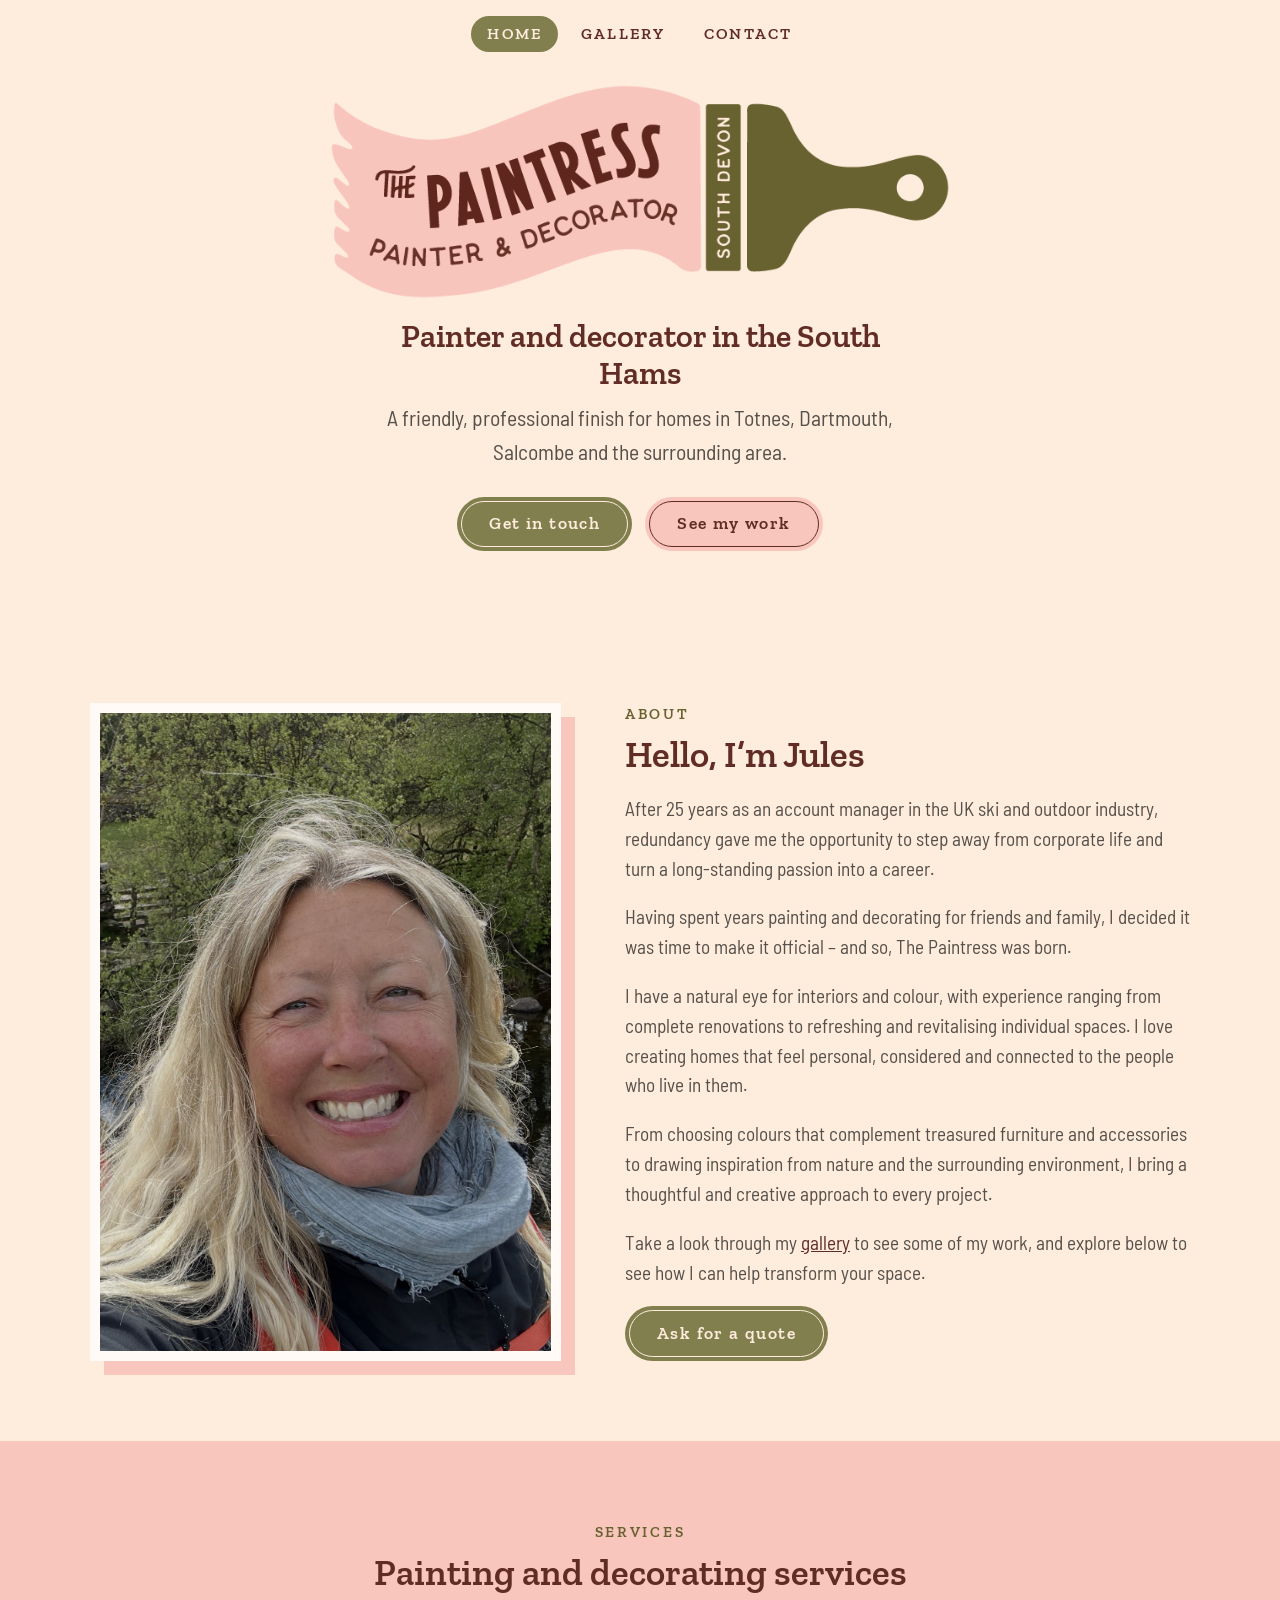
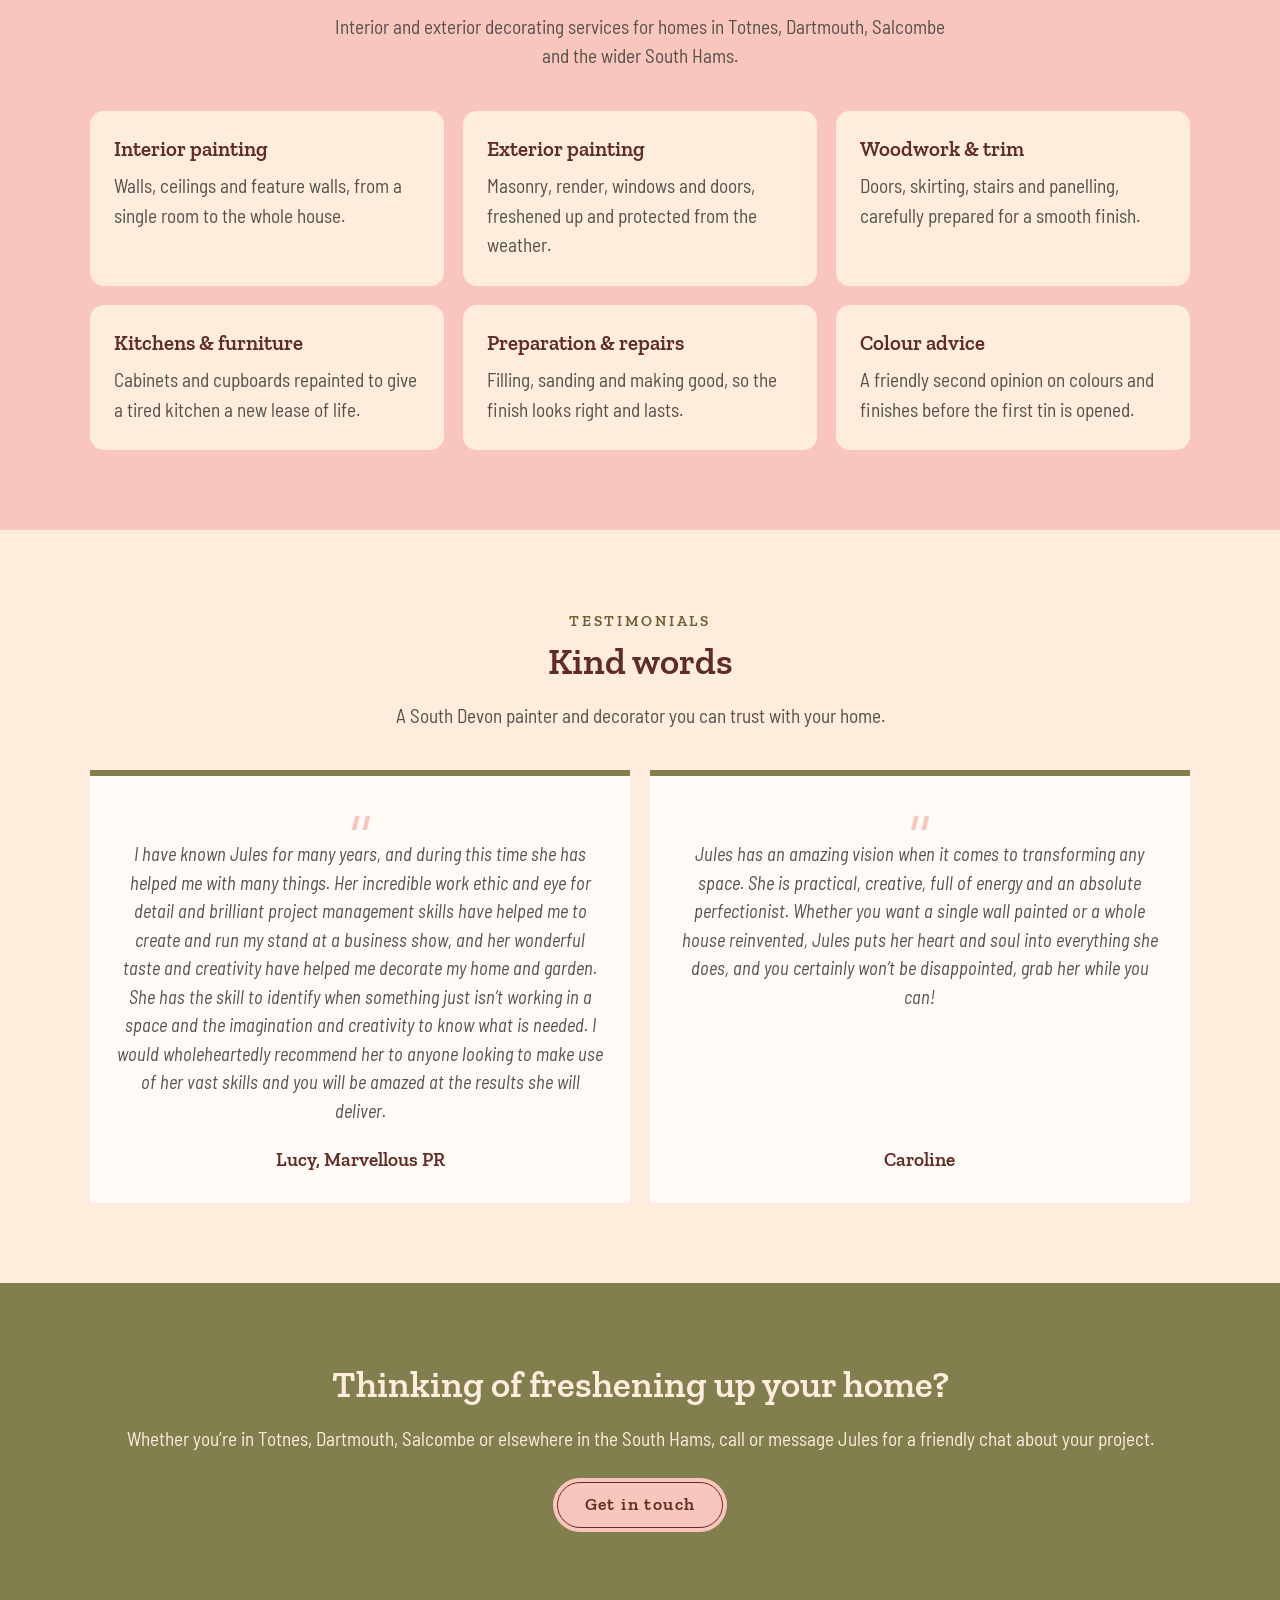
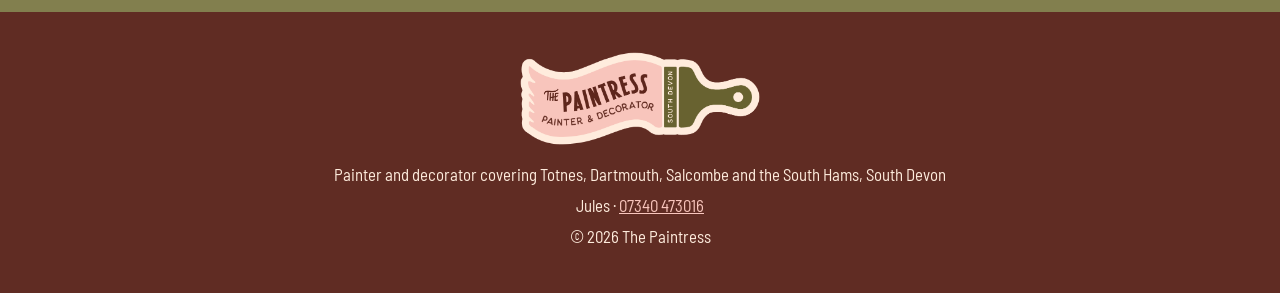
<file: index.html>
<!doctype html>
<html lang="en-GB">
<head>
  <meta charset="utf-8">
  <meta name="viewport" content="width=device-width, initial-scale=1">
  <title>Painter &amp; Decorator in the South Hams, South Devon | The Paintress</title>
  <meta name="description" content="The Paintress is Jules, a trusted South Hams painter and decorator covering Totnes, Dartmouth, Salcombe and South Devon. Interior and exterior decorating services.">
  <link rel="canonical" href="https://www.thepaintress.co.uk/">
  <meta property="og:type" content="website">
  <meta property="og:site_name" content="The Paintress">
  <meta property="og:title" content="Painter &amp; Decorator in the South Hams, South Devon | The Paintress">
  <meta property="og:description" content="The Paintress is Jules, a trusted South Hams painter and decorator covering Totnes, Dartmouth, Salcombe and South Devon. Interior and exterior decorating services.">
  <meta property="og:url" content="https://www.thepaintress.co.uk/">
  <meta property="og:image" content="https://www.thepaintress.co.uk/images/gallery/01-chapel-kitchen.jpg">
  <meta property="og:locale" content="en_GB">
  <link rel="preconnect" href="https://fonts.googleapis.com">
  <link rel="preconnect" href="https://fonts.gstatic.com" crossorigin>
  <link href="https://fonts.googleapis.com/css2?family=Barlow+Semi+Condensed:ital,wght@0,400;0,500;1,400&family=Zilla+Slab:wght@500;600&display=swap" rel="stylesheet">
  <link rel="icon" type="image/png" href="images/favicon.png">
  <link rel="apple-touch-icon" href="images/apple-touch-icon.png">
  <link rel="stylesheet" href="styles.css">
  <!-- Editable copy: hide it for a moment while the latest version loads (2 seconds at most) -->
  <script>document.documentElement.classList.add('cms-loading');setTimeout(function(){document.documentElement.classList.remove('cms-loading')},2000);</script>
  <script src="content.js" defer></script>
  <script type="application/ld+json">
  {
    "@context": "https://schema.org",
    "@type": "HousePainter",
    "name": "The Paintress",
    "description": "Painter and decorator covering Totnes, Dartmouth, Salcombe and the South Hams, South Devon. Interior and exterior painting and decorating services.",
    "url": "https://www.thepaintress.co.uk/",
    "telephone": "+447340473016",
    "image": "https://www.thepaintress.co.uk/images/gallery/01-chapel-kitchen.jpg",
    "logo": "https://www.thepaintress.co.uk/images/logo.png",
    "founder": {
      "@type": "Person",
      "name": "Jules"
    },
    "areaServed": [
      {
        "@type": "AdministrativeArea",
        "name": "South Hams"
      },
      {
        "@type": "City",
        "name": "Totnes"
      },
      {
        "@type": "City",
        "name": "Dartmouth"
      },
      {
        "@type": "City",
        "name": "Salcombe"
      },
      {
        "@type": "AdministrativeArea",
        "name": "South Devon"
      }
    ],
    "knowsAbout": [
      "Interior painting",
      "Exterior painting",
      "Decorating services",
      "Interiors"
    ]
  }
  </script>
</head>
<body class="home" data-page="home">

  <header class="site-header">
    <div class="wrap">
      <a class="logo" href="index.html"><img src="images/logo.png" alt="The Paintress" width="736" height="255"></a>
      <nav class="nav" aria-label="Main">
        <a href="index.html" aria-current="page">Home</a>
        <a href="gallery.html">Gallery</a>
        <a href="contact.html">Contact</a>
      </nav>
    </div>
  </header>

  <main>

    <section class="hero">
      <div class="wrap">
        <img class="hero-logo" src="images/logo.png" alt="The Paintress, Painter &amp; Decorator, South Devon" width="736" height="255">
        <h1 data-cms="hero_heading">Painter and decorator in the South Hams</h1>
        <p data-cms="hero_intro">A friendly, professional finish for homes in Totnes, Dartmouth, Salcombe and the surrounding area.</p>
        <div class="btn-row">
          <a class="btn" href="contact.html">Get in touch</a>
          <a class="btn btn-pink" href="gallery.html">See my work</a>
        </div>
      </div>
    </section>

    <section class="section" id="about">
      <div class="wrap bio">
        <div class="bio-photo">
          <img src="images/jules.jpg" alt="Jules, The Paintress, smiling outdoors" width="1170" height="1901">
        </div>
        <div class="bio-text">
          <p class="eyebrow">About</p>
          <h2 data-cms="bio_heading">Hello, I&rsquo;m Jules</h2>
          <div data-cms-text="bio_text">
          <p>After 25 years as an account manager in the UK ski and outdoor industry, redundancy gave me the opportunity to step away from corporate life and turn a long-standing passion into a career.</p>
          <p>Having spent years painting and decorating for friends and family, I decided it was time to make it official &ndash; and so, The Paintress was born.</p>
          <p>I have a natural eye for interiors and colour, with experience ranging from complete renovations to refreshing and revitalising individual spaces. I love creating homes that feel personal, considered and connected to the people who live in them.</p>
          <p>From choosing colours that complement treasured furniture and accessories to drawing inspiration from nature and the surrounding environment, I bring a thoughtful and creative approach to every project.</p>
          <p>Take a look through my <a href="gallery.html">gallery</a> to see some of my work, and explore below to see how I can help transform your space.</p>
          </div>
          <a class="btn" href="contact.html">Ask for a quote</a>
        </div>
      </div>
    </section>

    <section class="section band-pink" id="services">
      <div class="wrap">
        <div class="section-head">
          <p class="eyebrow">Services</p>
          <h2 data-cms="services_heading">Painting and decorating services</h2>
          <p data-cms="services_intro">Interior and exterior decorating services for homes in Totnes, Dartmouth, Salcombe and the wider South Hams.</p>
        </div>
        <ul class="services" data-cms-list="services">
          <li>
            <h3 data-item="title">Interior painting</h3>
            <p data-item="text">Walls, ceilings and feature walls, from a single room to the whole house.</p>
          </li>
          <li>
            <h3 data-item="title">Exterior painting</h3>
            <p data-item="text">Masonry, render, windows and doors, freshened up and protected from the weather.</p>
          </li>
          <li>
            <h3 data-item="title">Woodwork &amp; trim</h3>
            <p data-item="text">Doors, skirting, stairs and panelling, carefully prepared for a smooth finish.</p>
          </li>
          <li>
            <h3 data-item="title">Kitchens &amp; furniture</h3>
            <p data-item="text">Cabinets and cupboards repainted to give a tired kitchen a new lease of life.</p>
          </li>
          <li>
            <h3 data-item="title">Preparation &amp; repairs</h3>
            <p data-item="text">Filling, sanding and making good, so the finish looks right and lasts.</p>
          </li>
          <li>
            <h3 data-item="title">Colour advice</h3>
            <p data-item="text">A friendly second opinion on colours and finishes before the first tin is opened.</p>
          </li>
        </ul>
      </div>
    </section>

    <section class="section" id="testimonials">
      <div class="wrap">
        <div class="section-head">
          <p class="eyebrow">Testimonials</p>
          <h2 data-cms="testimonials_heading">Kind words</h2>
          <p data-cms="testimonials_intro">A South Devon painter and decorator you can trust with your home.</p>
        </div>
        <div class="testimonials" data-cms-list="testimonials">
          <figure>
            <blockquote data-item="quote">I have known Jules for many years, and during this time she has helped me with many things. Her incredible work ethic and eye for detail and brilliant project management skills have helped me to create and run my stand at a business show, and her wonderful taste and creativity have helped me decorate my home and garden. She has the skill to identify when something just isn&rsquo;t working in a space and the imagination and creativity to know what is needed. I would wholeheartedly recommend her to anyone looking to make use of her vast skills and you will be amazed at the results she will deliver.</blockquote>
            <figcaption data-item="name">Lucy, Marvellous PR</figcaption>
          </figure>
          <figure>
            <blockquote data-item="quote">Jules has an amazing vision when it comes to transforming any space. She is practical, creative, full of energy and an absolute perfectionist. Whether you want a single wall painted or a whole house reinvented, Jules puts her heart and soul into everything she does, and you certainly won&rsquo;t be disappointed, grab her while you can!</blockquote>
            <figcaption data-item="name">Caroline</figcaption>
          </figure>
        </div>
      </div>
    </section>

    <section class="section band-olive">
      <div class="wrap">
        <h2 data-cms="cta_heading">Thinking of freshening up your home?</h2>
        <p data-cms="cta_text">Whether you&rsquo;re in Totnes, Dartmouth, Salcombe or elsewhere in the South Hams, call or message Jules for a friendly chat about your project.</p>
        <div class="btn-row">
          <a class="btn btn-pink" href="contact.html">Get in touch</a>
        </div>
      </div>
    </section>

  </main>

  <footer class="site-footer">
    <div class="wrap">
      <img class="footer-logo" src="images/logo-sticker.png" alt="The Paintress, Painter &amp; Decorator, South Devon" width="784" height="303">
      <p data-cms="footer_line">Painter and decorator covering Totnes, Dartmouth, Salcombe and the South Hams, South Devon</p>
      <p>Jules &middot; <a href="tel:+447340473016">07340 473016</a></p>
      <p>&copy; 2026 The Paintress</p>
    </div>
  </footer>

</body>
</html>
</file>
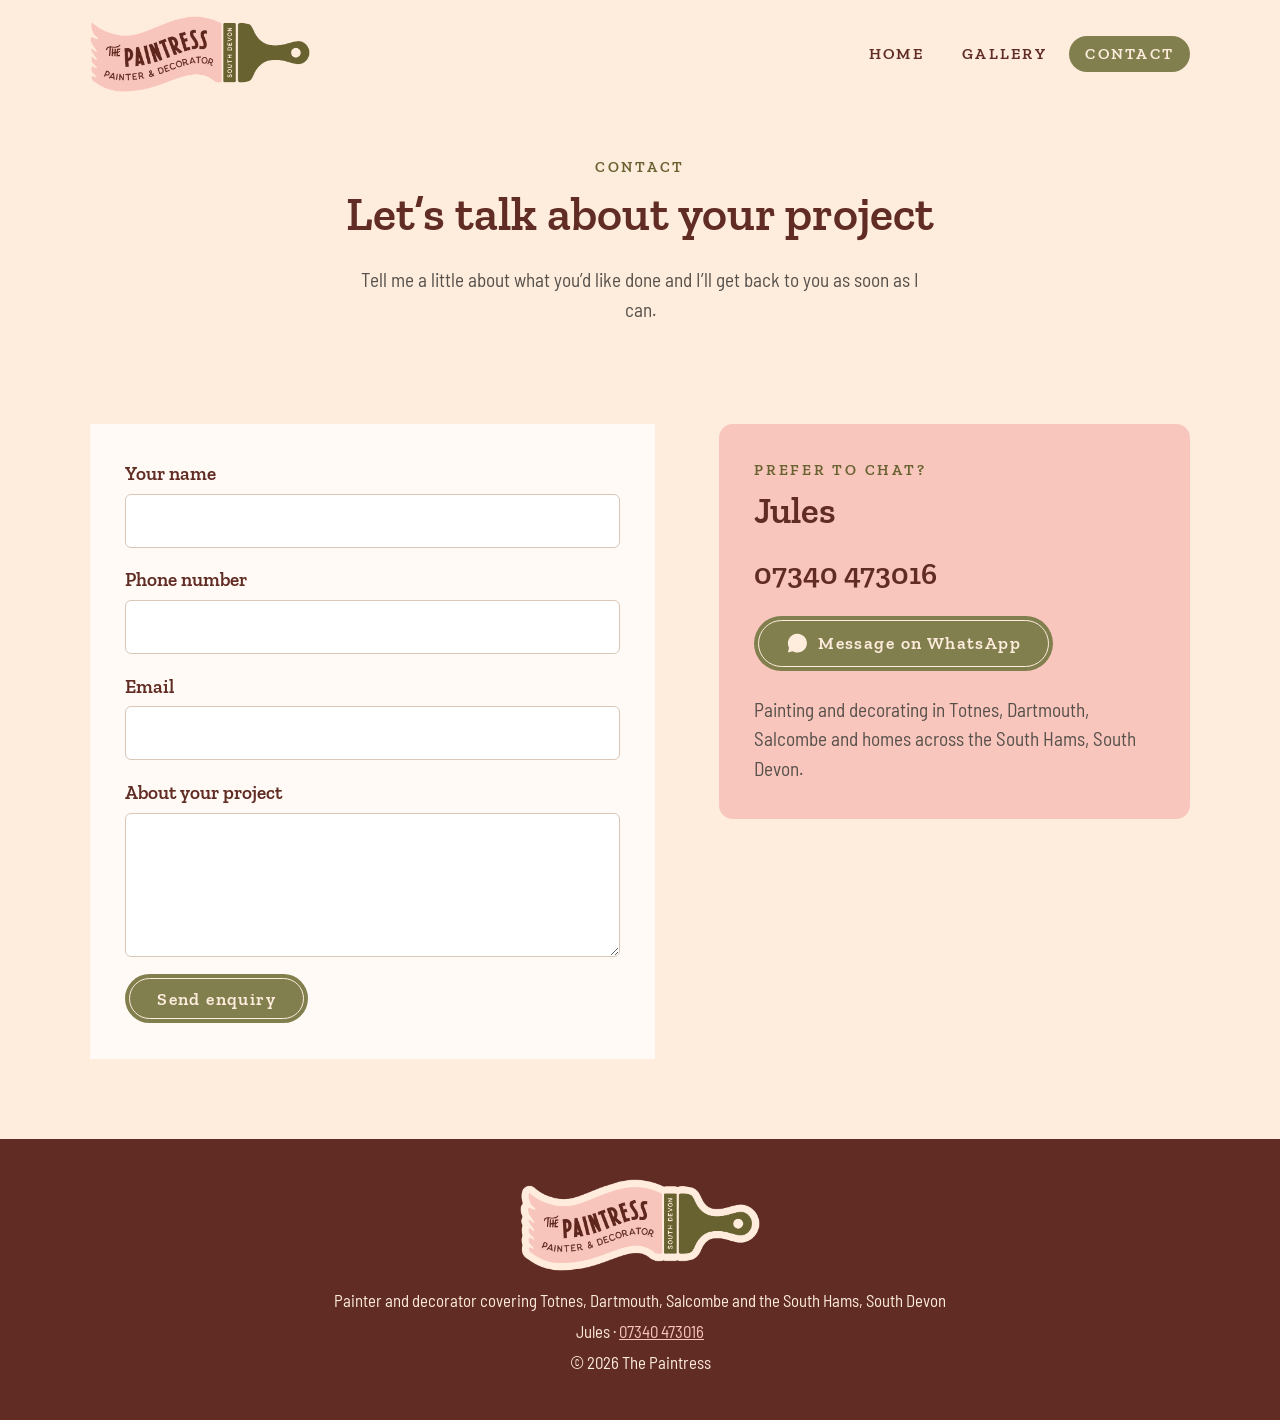
<file: contact.html>
<!doctype html>
<html lang="en-GB">
<head>
  <meta charset="utf-8">
  <meta name="viewport" content="width=device-width, initial-scale=1">
  <title>Contact The Paintress | Painter &amp; Decorator, Totnes &amp; South Hams</title>
  <meta name="description" content="Get a quote from Jules at The Paintress, a painter and decorator covering Totnes, Dartmouth, Salcombe and the South Hams. Call, WhatsApp or send an enquiry.">
  <link rel="canonical" href="https://www.thepaintress.co.uk/contact.html">
  <meta property="og:type" content="website">
  <meta property="og:site_name" content="The Paintress">
  <meta property="og:title" content="Contact The Paintress | Painter &amp; Decorator, Totnes &amp; South Hams">
  <meta property="og:description" content="Get a quote from Jules at The Paintress, a painter and decorator covering Totnes, Dartmouth, Salcombe and the South Hams. Call, WhatsApp or send an enquiry.">
  <meta property="og:url" content="https://www.thepaintress.co.uk/contact.html">
  <meta property="og:image" content="https://www.thepaintress.co.uk/images/gallery/01-chapel-kitchen.jpg">
  <meta property="og:locale" content="en_GB">
  <link rel="preconnect" href="https://fonts.googleapis.com">
  <link rel="preconnect" href="https://fonts.gstatic.com" crossorigin>
  <link href="https://fonts.googleapis.com/css2?family=Barlow+Semi+Condensed:ital,wght@0,400;0,500;1,400&family=Zilla+Slab:wght@500;600&display=swap" rel="stylesheet">
  <link rel="icon" type="image/png" href="images/favicon.png">
  <link rel="apple-touch-icon" href="images/apple-touch-icon.png">
  <link rel="stylesheet" href="styles.css">
  <!-- Editable copy: hide it for a moment while the latest version loads (2 seconds at most) -->
  <script>document.documentElement.classList.add('cms-loading');setTimeout(function(){document.documentElement.classList.remove('cms-loading')},2000);</script>
  <script src="content.js" defer></script>
</head>
<body data-page="contact">

  <header class="site-header">
    <div class="wrap">
      <a class="logo" href="index.html"><img src="images/logo.png" alt="The Paintress" width="736" height="255"></a>
      <nav class="nav" aria-label="Main">
        <a href="index.html">Home</a>
        <a href="gallery.html">Gallery</a>
        <a href="contact.html" aria-current="page">Contact</a>
      </nav>
    </div>
  </header>

  <main>

    <section class="page-title">
      <div class="wrap">
        <p class="eyebrow">Contact</p>
        <h1 data-cms="heading">Let&rsquo;s talk about your project</h1>
        <p data-cms="intro">Tell me a little about what you&rsquo;d like done and I&rsquo;ll get back to you as soon as I can.</p>
      </div>
    </section>

    <section class="section">
      <div class="wrap contact">

        <form class="form" id="contact-form">
          <!-- FormSubmit settings: email subject, layout, and a hidden trap field for spam bots -->
          <input type="hidden" name="_subject" value="New enquiry from The Paintress website">
          <input type="hidden" name="_template" value="table">
          <input type="text" name="_honey" class="form-trap" tabindex="-1" autocomplete="off" aria-hidden="true">
          <label>Your name
            <input type="text" name="name" autocomplete="name" required>
          </label>
          <label>Phone number
            <input type="tel" name="phone" autocomplete="tel">
          </label>
          <label>Email
            <input type="email" name="email" autocomplete="email">
          </label>
          <label>About your project
            <textarea name="message" required></textarea>
          </label>
          <button class="btn" type="submit">Send enquiry</button>
          <p class="form-note" id="form-note" role="status"></p>
        </form>

        <div class="contact-card">
          <p class="eyebrow">Prefer to chat?</p>
          <h2>Jules</h2>
          <a class="phone" href="tel:+447340473016">07340 473016</a>
          <a class="btn btn-whatsapp" href="https://wa.me/447340473016" target="_blank" rel="noopener">
            <svg viewBox="0 0 24 24" aria-hidden="true"><path d="M12 2a10 10 0 0 0-8.7 14.9L2 22l5.3-1.4A10 10 0 1 0 12 2Z"/></svg>
            Message on WhatsApp
          </a>
          <p class="area" data-cms="card_text">Painting and decorating in Totnes, Dartmouth, Salcombe and homes across the South Hams, South Devon.</p>
        </div>

      </div>
    </section>

  </main>

  <footer class="site-footer">
    <div class="wrap">
      <img class="footer-logo" src="images/logo-sticker.png" alt="The Paintress, Painter &amp; Decorator, South Devon" width="784" height="303">
      <p data-cms="footer_line">Painter and decorator covering Totnes, Dartmouth, Salcombe and the South Hams, South Devon</p>
      <p>Jules &middot; <a href="tel:+447340473016">07340 473016</a></p>
      <p>&copy; 2026 The Paintress</p>
    </div>
  </footer>

  <script src="script.js"></script>
</body>
</html>
</file>
<file: styles.css>
/* The Paintress — colours and type taken from the flyer */
:root {
  --cream: #feecdd;
  --pink: #f9c6bd;
  --olive: #827f4e;
  --olive-dark: #686230;
  --maroon: #602c23;
  --text: #55504a;
  --white: #fffaf5;

  --font-display: "Zilla Slab", Rockwell, Georgia, serif;
  --font-body: "Barlow Semi Condensed", "Avenir Next Condensed", "Arial Narrow", Arial, sans-serif;

  --wrap: 1100px;
}

*,
*::before,
*::after {
  box-sizing: border-box;
}

html {
  scroll-behavior: smooth;
}

body {
  margin: 0;
  background: var(--cream);
  color: var(--text);
  font-family: var(--font-body);
  font-size: 1.2rem;
  line-height: 1.55;
}

img {
  display: block;
  max-width: 100%;
  height: auto;
}

a {
  color: var(--maroon);
}

h1,
h2,
h3 {
  margin: 0 0 0.5em;
  color: var(--maroon);
  font-family: var(--font-display);
  font-weight: 600;
  line-height: 1.15;
}

h1 {
  font-size: clamp(2rem, 5vw, 3rem);
}

h2 {
  font-size: clamp(1.7rem, 4vw, 2.3rem);
}

h3 {
  font-size: 1.3rem;
}

p {
  margin: 0 0 1em;
}

.wrap {
  width: min(var(--wrap), 100% - 2.5rem);
  margin-inline: auto;
}

.eyebrow {
  margin: 0 0 0.4rem;
  color: var(--olive-dark);
  font-family: var(--font-display);
  font-size: 0.95rem;
  font-weight: 600;
  letter-spacing: 0.18em;
  text-transform: uppercase;
}

.section {
  padding: clamp(3rem, 8vw, 5rem) 0;
}

.section-head {
  max-width: 40rem;
  margin: 0 auto 2.5rem;
  text-align: center;
}

.section-head > :last-child {
  margin-bottom: 0;
}

/* Editable copy stays hidden for a moment while the latest version loads */
.cms-loading [data-cms],
.cms-loading [data-cms-text],
.cms-loading [data-cms-list] {
  visibility: hidden;
}

/* ---------- Header ---------- */

.site-header {
  padding: 1rem 0;
}

.site-header .wrap {
  display: flex;
  align-items: center;
  justify-content: space-between;
  gap: 1rem;
  flex-wrap: wrap;
}

.site-header .logo img {
  width: 220px;
}

/* The home page shows the logo large in the hero instead */
.home .site-header .wrap {
  justify-content: center;
}

.home .site-header .logo {
  display: none;
}

.nav {
  display: flex;
  gap: 0.4rem;
}

.nav a {
  padding: 0.35rem 1rem;
  border-radius: 999px;
  font-family: var(--font-display);
  font-size: 1rem;
  font-weight: 600;
  letter-spacing: 0.14em;
  text-decoration: none;
  text-transform: uppercase;
}

.nav a:hover {
  background: var(--pink);
}

.nav a[aria-current="page"] {
  background: var(--olive);
  color: var(--cream);
}

/* ---------- Buttons (the olive pill from the flyer) ---------- */

.btn {
  display: inline-block;
  padding: 0.85rem 2rem;
  border: 0;
  border-radius: 999px;
  outline: 1.5px solid var(--cream);
  outline-offset: -5px;
  background: var(--olive);
  color: var(--cream);
  font-family: var(--font-display);
  font-size: 1.1rem;
  font-weight: 600;
  letter-spacing: 0.08em;
  text-decoration: none;
  cursor: pointer;
  transition: background 0.15s;
}

.btn:hover {
  background: var(--olive-dark);
}

.btn:focus-visible,
.nav a:focus-visible,
.gallery button:focus-visible {
  box-shadow: 0 0 0 3px var(--maroon);
}

.btn-pink {
  outline-color: var(--maroon);
  background: var(--pink);
  color: var(--maroon);
}

.btn-pink:hover {
  background: #f4b3a8;
}

.btn-row {
  display: flex;
  flex-wrap: wrap;
  gap: 0.8rem;
}

/* ---------- Home: hero ---------- */

.hero {
  padding: 1rem 0 clamp(3rem, 7vw, 4.5rem);
  text-align: center;
}

.hero-logo {
  width: min(620px, 100%);
  margin: 0 auto 1.2rem;
}

.hero h1 {
  max-width: 34rem;
  margin: 0 auto 0.6rem;
  font-size: clamp(1.5rem, 3.5vw, 2rem);
}

.hero p {
  max-width: 34rem;
  margin: 0 auto 1.8rem;
  font-size: 1.35rem;
}

.hero .btn-row {
  justify-content: center;
}

/* ---------- Home: bio ---------- */

.bio {
  display: grid;
  grid-template-columns: minmax(0, 5fr) minmax(0, 6fr);
  gap: clamp(2rem, 5vw, 4rem);
  align-items: stretch;
}

/* The photo fills its column so it is exactly as tall as the text beside it */
.bio-photo {
  position: relative;
  min-height: 22rem;
  border: 10px solid var(--white);
  box-shadow: 14px 14px 0 var(--pink);
}

.bio-photo img {
  position: absolute;
  inset: 0;
  width: 100%;
  height: 100%;
  object-fit: cover;
  object-position: 50% 45%;
}

.bio-text [data-cms-text] > :last-child {
  margin-bottom: 1em;
}

.bio-text > :last-child {
  margin-bottom: 0;
}

/* ---------- Home: services ---------- */

.band-pink {
  background: var(--pink);
}

.services {
  display: grid;
  grid-template-columns: repeat(3, 1fr);
  gap: 1.2rem;
  margin: 0;
  padding: 0;
  list-style: none;
}

.services li {
  padding: 1.6rem 1.5rem;
  border-radius: 14px;
  background: var(--cream);
}

.services p {
  margin: 0;
}

/* ---------- Home: testimonials ---------- */

.testimonials {
  display: grid;
  grid-template-columns: repeat(2, 1fr);
  gap: 1.2rem;
}

.testimonials figure {
  display: flex;
  flex-direction: column;
  margin: 0;
  padding: 1.8rem 1.6rem;
  border-top: 6px solid var(--olive);
  background: var(--white);
  text-align: center;
}

.testimonials blockquote {
  flex: 1;
  margin: 0 0 1.2rem;
  font-size: 1.15rem;
  font-style: italic;
}

.testimonials blockquote::before {
  content: "\201C";
  display: block;
  height: 2.2rem;
  color: var(--pink);
  font-family: var(--font-display);
  font-size: 4rem;
  font-style: normal;
  line-height: 1;
}

.testimonials figcaption {
  color: var(--maroon);
  font-family: var(--font-display);
  font-weight: 600;
}

/* ---------- Call to action band ---------- */

.band-olive {
  background: var(--olive);
  color: var(--cream);
  text-align: center;
}

.band-olive h2 {
  color: var(--cream);
}

.band-olive .btn-row {
  justify-content: center;
  margin-top: 1.5rem;
}

/* ---------- Page title (Gallery / Contact) ---------- */

.page-title {
  padding: clamp(1.5rem, 5vw, 3rem) 0 0;
  text-align: center;
}

.page-title p {
  max-width: 36rem;
  margin-inline: auto;
}

/* ---------- Gallery ---------- */

.gallery {
  columns: 3;
  column-gap: 1rem;
}

.gallery button {
  display: block;
  width: 100%;
  margin: 0 0 1rem;
  padding: 0;
  border: 8px solid var(--white);
  background: var(--white);
  cursor: zoom-in;
  break-inside: avoid;
}

.gallery img {
  width: 100%;
  transition: opacity 0.15s;
}

.gallery button:hover img {
  opacity: 0.85;
}

.lightbox {
  position: fixed;
  inset: 0;
  z-index: 10;
  display: flex;
  align-items: center;
  justify-content: center;
  padding: 3.5rem 1rem 1rem;
  background: rgba(96, 44, 35, 0.92);
}

.lightbox[hidden] {
  display: none;
}

.compare {
  display: flex;
  gap: 1rem;
  align-items: flex-start;
  justify-content: center;
  width: 100%;
}

.compare figure {
  flex: 1 1 0;
  min-width: 0;
  margin: 0;
}

.compare img,
.compare-missing {
  width: 100%;
  max-height: calc(100vh - 8rem);
  border: 6px solid var(--white);
  background: var(--white);
  object-fit: contain;
}

.compare-missing {
  display: none;
  align-items: center;
  justify-content: center;
  aspect-ratio: var(--shape, 4 / 3);
  margin: 0;
  padding: 1rem;
  background: var(--cream);
  color: var(--olive-dark);
  font-family: var(--font-display);
  font-weight: 600;
  text-align: center;
}

.is-missing img {
  display: none;
}

.is-missing .compare-missing {
  display: flex;
}

.compare figcaption {
  margin-top: 0.5rem;
  color: var(--cream);
  font-family: var(--font-display);
  font-weight: 600;
  letter-spacing: 0.18em;
  text-align: center;
  text-transform: uppercase;
}

.lightbox-close {
  position: absolute;
  top: 0.8rem;
  right: 1rem;
  padding: 0.3rem 1rem;
  border: 0;
  border-radius: 999px;
  background: var(--cream);
  color: var(--maroon);
  font: 600 1rem var(--font-display);
  letter-spacing: 0.1em;
  text-transform: uppercase;
  cursor: pointer;
}

/* ---------- Contact ---------- */

.contact {
  display: grid;
  grid-template-columns: minmax(0, 6fr) minmax(0, 5fr);
  gap: clamp(2rem, 5vw, 4rem);
  align-items: start;
}

.form {
  padding: clamp(1.5rem, 4vw, 2.2rem);
  background: var(--white);
}

.form label {
  display: block;
  margin-bottom: 1.1rem;
  color: var(--maroon);
  font-family: var(--font-display);
  font-weight: 600;
}

.form input,
.form textarea {
  display: block;
  width: 100%;
  margin-top: 0.3rem;
  padding: 0.7rem 0.8rem;
  border: 1.5px solid #d9c8b8;
  border-radius: 6px;
  background: #fff;
  color: var(--text);
  font: inherit;
  font-family: var(--font-body);
  font-weight: 400;
}

.form input:focus,
.form textarea:focus {
  border-color: var(--olive);
  outline: 2px solid var(--olive);
}

.form textarea {
  min-height: 9rem;
  resize: vertical;
}

.form .form-trap {
  display: none;
}

.btn:disabled {
  opacity: 0.6;
  cursor: wait;
}

.form-note {
  margin: 1rem 0 0;
  font-size: 1rem;
}

.form-note:empty {
  display: none;
}

.contact-card {
  padding: clamp(1.5rem, 4vw, 2.2rem);
  border-radius: 14px;
  background: var(--pink);
}

.contact-card .phone {
  display: block;
  margin-bottom: 1.2rem;
  font-family: var(--font-display);
  font-size: 1.9rem;
  font-weight: 600;
  text-decoration: none;
}

.btn-whatsapp {
  display: inline-flex;
  align-items: center;
  gap: 0.6rem;
}

.btn-whatsapp svg {
  width: 1.4rem;
  height: 1.4rem;
  fill: currentColor;
}

.contact-card .area {
  margin: 1.5rem 0 0;
}

/* ---------- Footer ---------- */

.site-footer {
  padding: 2.5rem 0;
  background: var(--maroon);
  color: var(--cream);
  font-size: 1.05rem;
  text-align: center;
}

.footer-logo {
  width: 240px;
  margin: 0 auto 1rem;
}

.site-footer a {
  color: var(--pink);
}

.site-footer p {
  margin: 0 0 0.3rem;
}

/* ---------- Smaller screens ---------- */

@media (max-width: 800px) {
  .bio,
  .contact {
    grid-template-columns: 1fr;
  }

  .services,
  .testimonials {
    grid-template-columns: 1fr;
  }

  .gallery {
    columns: 2;
  }

  .compare {
    flex-direction: column;
    align-items: center;
    gap: 0.6rem;
  }

  .compare figure {
    flex: none;
    width: 100%;
  }

  .compare img,
  .compare-missing {
    max-height: calc(50vh - 5.5rem);
  }

  .site-header .wrap {
    justify-content: center;
  }

  .bio-photo {
    width: min(420px, 100%);
    min-height: 0;
    margin-inline: auto;
  }

  .bio-photo img {
    position: static;
    height: auto;
    aspect-ratio: 4 / 5;
  }
}

@media (max-width: 480px) {
  .gallery {
    columns: 1;
  }

  .nav a {
    padding-inline: 0.7rem;
    font-size: 0.9rem;
  }
}
</file>
